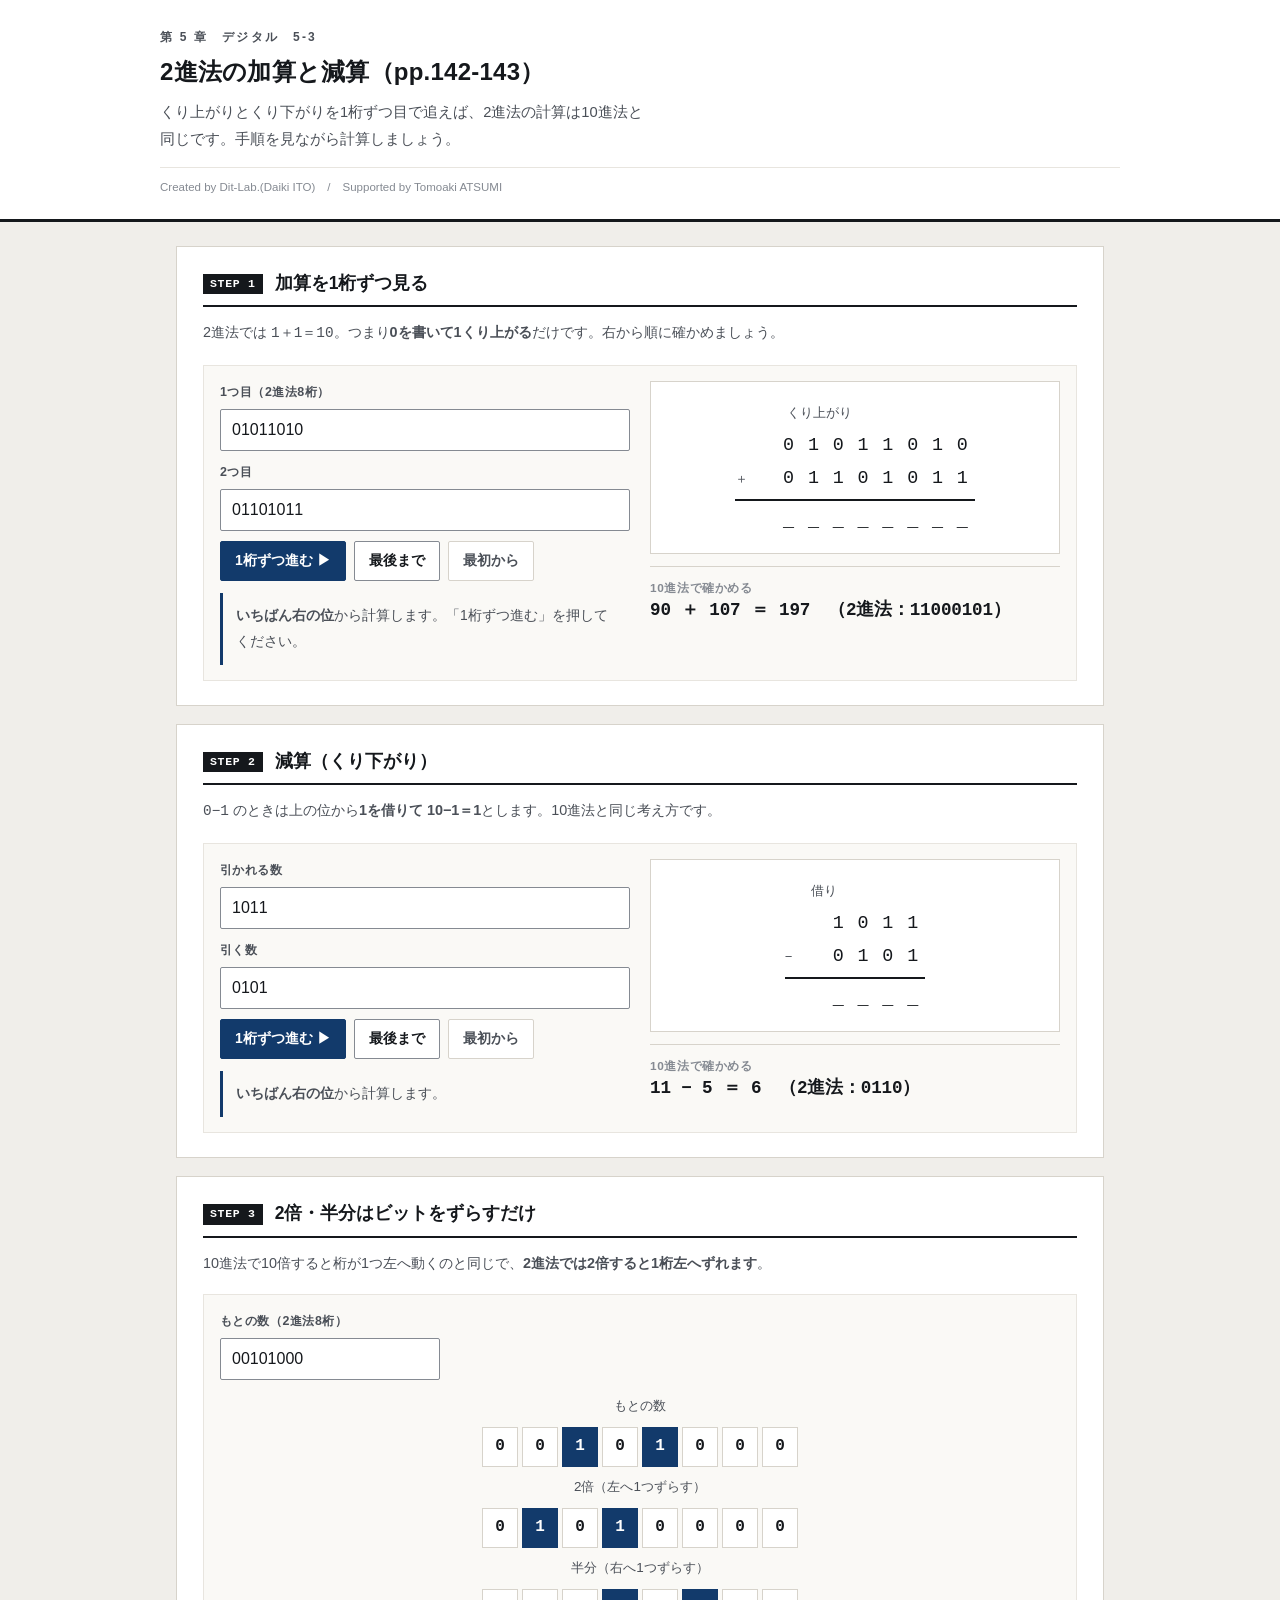
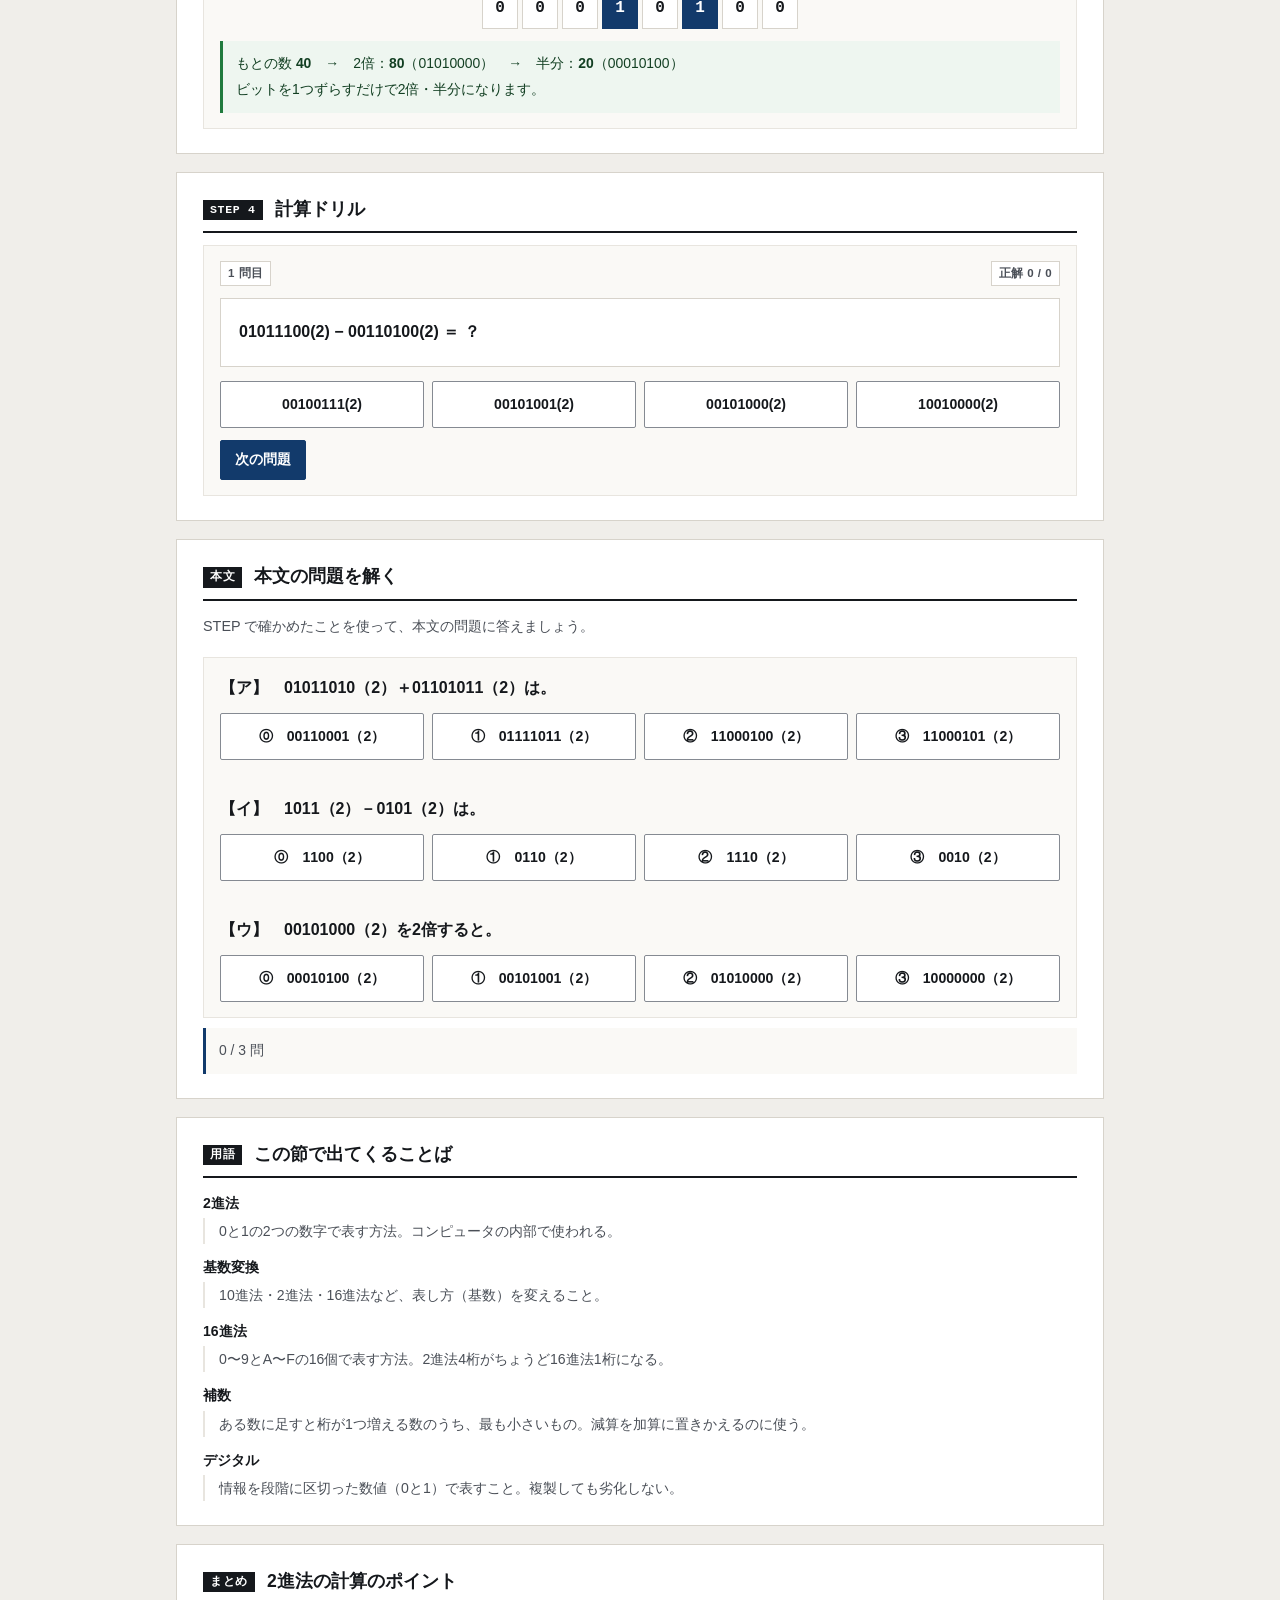
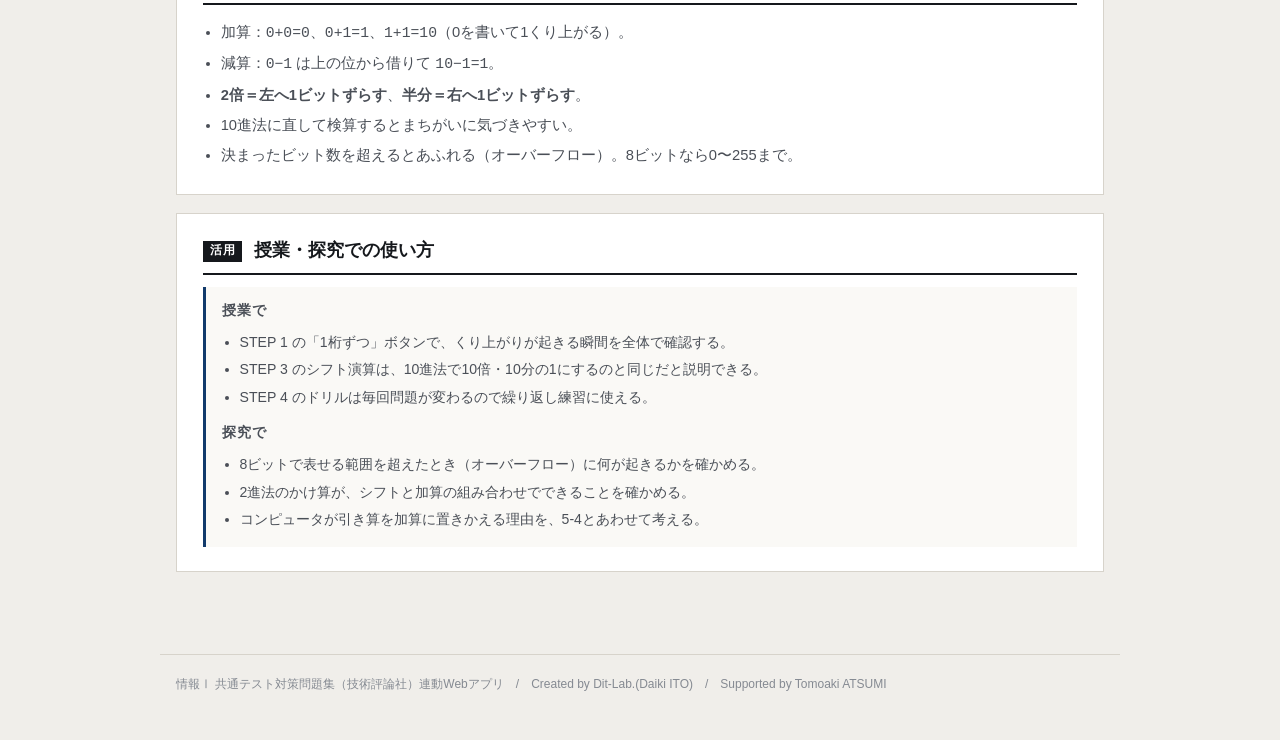
<file: index.html>
<!DOCTYPE html>
<html lang="ja">
<head>
<meta charset="UTF-8">
<meta name="viewport" content="width=device-width, initial-scale=1.0">
<title>2進法の加算と減算｜情報Ⅰ共通テスト対策問題集</title>
<meta name="description" content="くり上がりとくり下がりを1桁ずつ目で追えば、2進法の計算は10進法と同じです。手順を見ながら計算しましょう。">
<link rel="icon" href="data:image/svg+xml,%3Csvg xmlns=%22http://www.w3.org/2000/svg%22 viewBox=%220 0 32 32%22%3E%3Crect width=%2232%22 height=%2232%22 fill=%22%2315181c%22/%3E%3Ctext x=%2216%22 y=%2222%22 font-size=%2218%22 font-family=%22monospace%22 fill=%22%23fff%22 text-anchor=%22middle%22%3E01%3C/text%3E%3C/svg%3E">
<link rel="stylesheet" href="css/style.css?v=1b60c856">
<link rel="stylesheet" href="css/app.css?v=9af7120f">
</head>
<body>

<header class="app-header">
  <div class="inner">
    <span class="eyebrow">第 5 章　デジタル　5-3</span>
    <h1>2進法の加算と減算（pp.142-143）</h1>
    <p class="lead">くり上がりとくり下がりを1桁ずつ目で追えば、2進法の計算は10進法と同じです。手順を見ながら計算しましょう。</p>
    <p class="credit">Created by Dit-Lab.(Daiki ITO)　/　Supported by Tomoaki ATSUMI</p>
  </div>
</header>

<main class="wrap">
  <section class="step" id="step1">
    <h2><span class="no">STEP 1</span>加算を1桁ずつ見る</h2>
    <p class="desc">2進法では <span class="mono">1＋1＝10</span>。つまり<strong>0を書いて1くり上がる</strong>だけです。右から順に確かめましょう。</p>

    <div class="panel">
      <div class="grid c2">
        <div>
          <label class="fld" for="addA">1つ目（2進法8桁）</label>
          <input type="text" id="addA" class="mono" value="01011010" maxlength="8">
          <label class="fld" style="margin-top:10px" for="addB">2つ目</label>
          <input type="text" id="addB" class="mono" value="01101011" maxlength="8">
          <div class="btn-row" style="margin-top:10px">
            <button class="btn primary" id="addStep">1桁ずつ進む ▶</button>
            <button class="btn" id="addAll">最後まで</button>
            <button class="btn ghost" id="addReset">最初から</button>
          </div>
          <div class="note" id="addNote" style="margin-top:12px"></div>
        </div>
        <div>
          <div class="calcwrap"><div class="calcgrid" id="addGrid"></div></div>
          <div class="metrics" style="margin-top:12px">
            <div class="metric"><div class="k">10進法で確かめる</div><div class="v" id="addCheck" style="font-size:1.1rem">—</div></div>
          </div>
        </div>
      </div>
    </div>
  </section>

  <section class="step" id="step2">
    <h2><span class="no">STEP 2</span>減算（くり下がり）</h2>
    <p class="desc"><span class="mono">0−1</span> のときは上の位から<strong>1を借りて 10−1＝1</strong>とします。10進法と同じ考え方です。</p>
    <div class="panel">
      <div class="grid c2">
        <div>
          <label class="fld" for="subA">引かれる数</label>
          <input type="text" id="subA" class="mono" value="1011" maxlength="8">
          <label class="fld" style="margin-top:10px" for="subB">引く数</label>
          <input type="text" id="subB" class="mono" value="0101" maxlength="8">
          <div class="btn-row" style="margin-top:10px">
            <button class="btn primary" id="subStep">1桁ずつ進む ▶</button>
            <button class="btn" id="subAll">最後まで</button>
            <button class="btn ghost" id="subReset">最初から</button>
          </div>
          <div class="note" id="subNote" style="margin-top:12px"></div>
        </div>
        <div>
          <div class="calcwrap"><div class="calcgrid" id="subGrid"></div></div>
          <div class="metrics" style="margin-top:12px">
            <div class="metric"><div class="k">10進法で確かめる</div><div class="v" id="subCheck" style="font-size:1.1rem">—</div></div>
          </div>
        </div>
      </div>
    </div>
  </section>

  <section class="step" id="step3">
    <h2><span class="no">STEP 3</span>2倍・半分はビットをずらすだけ</h2>
    <p class="desc">10進法で10倍すると桁が1つ左へ動くのと同じで、<strong>2進法では2倍すると1桁左へずれます</strong>。</p>
    <div class="panel">
      <label class="fld" for="shiftIn">もとの数（2進法8桁）</label>
      <input type="text" id="shiftIn" class="mono" value="00101000" maxlength="8" style="max-width:220px">
      <div style="margin-top:14px">
        <div style="font-size:.84rem;color:var(--ink-2);text-align:center">もとの数</div>
        <div class="shiftrow" id="shiftOrig"></div>
        <div style="font-size:.84rem;color:var(--ink-2);text-align:center">2倍（左へ1つずらす）</div>
        <div class="shiftrow" id="shiftLeft"></div>
        <div style="font-size:.84rem;color:var(--ink-2);text-align:center">半分（右へ1つずらす）</div>
        <div class="shiftrow" id="shiftRight"></div>
      </div>
      <div class="note" id="shiftNote" style="margin-top:12px"></div>
    </div>
  </section>

  <section class="step" id="step4">
    <h2><span class="no">STEP 4</span>計算ドリル</h2>
    <div class="panel">
      <div class="qhead">
        <span class="badge" id="dProgress">1 問目</span>
        <span class="badge">正解 <span class="score" id="dScore">0</span> / <span class="score" id="dTotal">0</span></span>
      </div>
      <div class="card-q"><div class="q-scene" id="dText"></div></div>
      <div class="choice4" id="dChoices"></div>
      <div class="note" id="dFb" hidden style="margin-top:12px"></div>
      <div class="btn-row" style="margin-top:12px"><button class="btn primary" id="dNext">次の問題</button></div>
    </div>
  </section>

  <section class="step" id="stepBook">
    <h2><span class="no">本文</span>本文の問題を解く</h2>
    <p class="desc">STEP で確かめたことを使って、本文の問題に答えましょう。</p>
    <div class="panel" id="bookBox"></div>
    <div class="note" id="bookNote" style="margin-top:10px"></div>
  </section>

  <section class="step" id="glossary">
    <h2><span class="no">用語</span>この節で出てくることば</h2>
    <div id="glossBox"></div>
  </section>

  <section class="step">
    <h2><span class="no">まとめ</span>2進法の計算のポイント</h2>
    <ul style="margin:0;padding-left:1.2em;color:var(--ink-2);font-size:.92rem;line-height:2.05">
      <li>加算：<span class="mono">0+0=0、0+1=1、1+1=10</span>（0を書いて1くり上がる）。</li>
      <li>減算：<span class="mono">0−1</span> は上の位から借りて <span class="mono">10−1=1</span>。</li>
      <li><strong>2倍＝左へ1ビットずらす</strong>、<strong>半分＝右へ1ビットずらす</strong>。</li>
      <li>10進法に直して検算するとまちがいに気づきやすい。</li>
      <li>決まったビット数を超えるとあふれる（オーバーフロー）。8ビットなら0〜255まで。</li>
    </ul>
  </section>

  <section class="step">
    <h2><span class="no">活用</span>授業・探究での使い方</h2>
    <div class="use-note">
      <h3>授業で</h3>
      <ul>
        <li>STEP 1 の「1桁ずつ」ボタンで、くり上がりが起きる瞬間を全体で確認する。</li>
        <li>STEP 3 のシフト演算は、10進法で10倍・10分の1にするのと同じだと説明できる。</li>
        <li>STEP 4 のドリルは毎回問題が変わるので繰り返し練習に使える。</li>
      </ul>
      <h3 style="margin-top:12px">探究で</h3>
      <ul>
        <li>8ビットで表せる範囲を超えたとき（オーバーフロー）に何が起きるかを確かめる。</li>
        <li>2進法のかけ算が、シフトと加算の組み合わせでできることを確かめる。</li>
        <li>コンピュータが引き算を加算に置きかえる理由を、5-4とあわせて考える。</li>
      </ul>
    </div>
  </section>

</main>

<footer class="app-footer">
  情報Ⅰ 共通テスト対策問題集（技術評論社）連動Webアプリ　/　Created by Dit-Lab.(Daiki ITO)　/　Supported by Tomoaki ATSUMI
</footer>

<script src="js/tools.js?v=c07db610"></script>
<script src="js/terms.js?v=5a365cb9"></script>
<script src="js/quiz.js?v=13402362"></script>
<script src="js/app.js?v=330f4dc9"></script>
</body>
</html>
</file>
<file: css/style.css>
/* =========================================================
   情報Ⅰ 共通テスト対策問題集 — Web アプリ共通スタイル
   紙面（参考書）に寄せた設計。装飾色は使わず、色は意味を持つときだけ。
   ========================================================= */

:root{
  --paper:#ffffff;
  --paper-2:#faf9f6;      /* うすい紙 */
  --bg:#f0eeea;           /* 台紙 */
  --ink:#15181c;
  --ink-2:#4a4f57;
  --ink-3:#858a92;
  --rule:#d7d3cb;         /* 罫線 */
  --rule-2:#e8e5df;
  --accent:#123a6b;       /* 濃紺。主要操作と現在地だけに使う */
  --accent-w:#e9eef6;
  --zero:#c0392b;         /* 左＝0 */
  --one:#1d4ed8;          /* 右＝1 */
  --ok:#1f7a3d;   --ok-bg:#eef6f0;
  --ng:#b3261e;   --ng-bg:#fbefee;
  --warn:#8a5a00; --warn-bg:#fbf5e8;
  --font:"Hiragino Kaku Gothic ProN","Hiragino Sans","Yu Gothic Medium","Yu Gothic",
         "Noto Sans JP",Meiryo,-apple-system,BlinkMacSystemFont,sans-serif;
  --mono:"SFMono-Regular",Menlo,Consolas,"Courier New",monospace;
}

*{box-sizing:border-box}
[hidden]{display:none !important}
html{-webkit-text-size-adjust:100%}
body{
  margin:0; background:var(--bg); color:var(--ink);
  font-family:var(--font); font-size:16px; line-height:1.85;
  font-feature-settings:"palt" 1;
}
h1,h2,h3,h4{line-height:1.45; margin:0; font-weight:700}
p{margin:0 0 .75em} p:last-child{margin-bottom:0}
a{color:var(--accent)}

/* ---------- 標題 ---------- */
.app-header{background:var(--paper); border-bottom:3px solid var(--ink); padding:26px 20px 20px}
.app-header .inner{max-width:960px; margin:0 auto}
.app-header .eyebrow{
  font-size:.75rem; font-weight:700; color:var(--ink-2); letter-spacing:.18em;
  display:block; margin-bottom:7px;
}
.app-header h1{font-size:1.5rem; letter-spacing:.01em}
.app-header .lead{font-size:.92rem; color:var(--ink-2); margin-top:9px; max-width:60ch}
.app-header .credit{
  font-size:.72rem; color:var(--ink-3); margin-top:14px;
  padding-top:9px; border-top:1px solid var(--rule-2);
}

/* ---------- 版面 ---------- */
.wrap{max-width:960px; margin:0 auto; padding:24px 16px 64px}
.step{background:var(--paper); border:1px solid var(--rule); padding:24px 26px; margin-bottom:18px}
.step > h2{
  display:flex; align-items:baseline; gap:12px; font-size:1.1rem;
  padding-bottom:9px; border-bottom:2px solid var(--ink); margin-bottom:12px;
}
.step > h2 .no{
  flex:none; font-family:var(--mono); font-size:.72rem; font-weight:700;
  background:var(--ink); color:var(--paper); padding:2px 7px; letter-spacing:.06em;
  position:relative; top:-2px;
}
.step > .desc{color:var(--ink-2); font-size:.9rem; margin-bottom:18px}
.step[hidden]{display:none}

.grid{display:grid; gap:20px}
.grid > *{min-width:0}          /* 子の中身で列が広がるのを防ぐ */
@media(min-width:800px){ .grid.c2{grid-template-columns:1fr 1fr} }
@media(min-width:800px){ .grid.c21{grid-template-columns:1.45fr 1fr} }

.panel{border:1px solid var(--rule-2); background:var(--paper-2); padding:15px 16px; min-width:0}
.panel > h3{
  font-size:.8rem; font-weight:700; color:var(--ink-2); letter-spacing:.08em;
  margin-bottom:12px; padding-bottom:6px; border-bottom:1px solid var(--rule);
}

/* ---------- 部品 ---------- */
.btn{
  appearance:none; border:1px solid var(--ink-3); background:var(--paper); color:var(--ink);
  font-family:inherit; font-size:.88rem; font-weight:700; padding:8px 14px;
  border-radius:2px; cursor:pointer; min-height:40px; line-height:1.4;
  transition:background .12s, border-color .12s, color .12s;
}
.btn:hover:not(:disabled){background:var(--accent-w); border-color:var(--accent); color:var(--accent)}
.btn:disabled{opacity:.35; cursor:not-allowed}
.btn.primary{background:var(--accent); color:var(--paper); border-color:var(--accent)}
.btn.primary:hover:not(:disabled){background:#0d2c53; color:var(--paper)}
.btn.ghost{border-color:var(--rule); color:var(--ink-2)}
.btn.sm{font-size:.8rem; padding:5px 10px; min-height:34px}
.btn-row{display:flex; flex-wrap:wrap; gap:8px; align-items:center}

/* タブ（見出し下線式） */
.seg{display:flex; gap:0; border-bottom:1px solid var(--rule)}
.seg button{
  appearance:none; border:0; background:transparent; font-family:inherit; font-size:.88rem;
  font-weight:700; color:var(--ink-3); padding:9px 4px; margin-right:26px; cursor:pointer;
  border-bottom:3px solid transparent; margin-bottom:-1px; min-height:40px;
}
.seg button:hover{color:var(--ink-2)}
.seg button[aria-pressed="true"]{color:var(--ink); border-bottom-color:var(--accent)}

label.fld{display:block; font-size:.78rem; font-weight:700; color:var(--ink-2); margin-bottom:5px; letter-spacing:.04em}
input[type=text], textarea, input[type=number]{
  width:100%; font-family:inherit; font-size:1rem; color:var(--ink);
  border:1px solid var(--ink-3); border-radius:2px; padding:9px 11px;
  background:var(--paper); min-height:42px;
}
input:focus, textarea:focus{outline:2px solid var(--accent); outline-offset:-1px; border-color:var(--accent)}
.btn:focus-visible, .seg button:focus-visible, .node-card:focus-visible{outline:2px solid var(--accent); outline-offset:2px}
textarea{resize:vertical; line-height:1.7}
.mono{font-family:var(--mono)}

table.tbl{width:100%; border-collapse:collapse; font-size:.89rem}
table.tbl th, table.tbl td{border-bottom:1px solid var(--rule-2); padding:7px 10px; text-align:right}
table.tbl th:first-child, table.tbl td:first-child{text-align:left}
table.tbl thead th{border-bottom:1.5px solid var(--ink); font-size:.76rem; color:var(--ink-2); font-weight:700; white-space:nowrap}
.tbl-scroll{overflow-x:auto; -webkit-overflow-scrolling:touch; max-width:100%}

.note{padding:10px 13px; font-size:.87rem; border-left:3px solid var(--ink-3); background:var(--paper-2); overflow-wrap:break-word; word-break:break-word}
.note.ok{background:var(--ok-bg); border-left-color:var(--ok); color:#123f22}
.note.ng{background:var(--ng-bg); border-left-color:var(--ng); color:#6d1a15}
.note.info{background:var(--paper-2); border-left-color:var(--accent); color:var(--ink-2)}
.note.warn{background:var(--warn-bg); border-left-color:var(--warn); color:#5c3d00}
.note[hidden]{display:none}

.badge{
  display:inline-block; font-size:.72rem; font-weight:700; padding:1px 7px;
  border:1px solid var(--rule); color:var(--ink-2); background:var(--paper); letter-spacing:.04em;
}

/* 数値は罫線で仕切るだけ。カードにしない */
.metrics{display:flex; flex-wrap:wrap; gap:0; border-top:1px solid var(--rule)}
.metric{flex:1 1 130px; padding:11px 14px 11px 0; border-right:1px solid var(--rule-2)}
.metric:last-child{border-right:0}
.metric .k{font-size:.74rem; color:var(--ink-3); font-weight:700; letter-spacing:.05em}
.metric .v{font-size:1.6rem; font-weight:700; line-height:1.3; font-family:var(--mono); letter-spacing:-.01em}
.metric .s{font-size:.76rem; color:var(--ink-2)}

.bit0{color:var(--zero); font-weight:700}
.bit1{color:var(--one); font-weight:700}

.app-footer{
  max-width:960px; margin:0 auto; padding:18px 16px 44px; color:var(--ink-3);
  font-size:.75rem; border-top:1px solid var(--rule);
}
.sr-only{position:absolute;width:1px;height:1px;overflow:hidden;clip:rect(0 0 0 0);white-space:nowrap}

@media(max-width:640px){
  body{font-size:15px}
  .app-header{padding:20px 16px 16px}
  .app-header h1{font-size:1.16rem}
  .wrap{padding:16px 12px 52px}
  .step{padding:18px 15px}
  .seg button{margin-right:18px; font-size:.84rem}
  .metric{flex-basis:50%; border-right:0}
}
@media (prefers-reduced-motion:reduce){ *{animation:none!important; transition:none!important} }

/* ---------- 自分のデータ・共有・印刷 ---------- */
.toolbar{display:flex; flex-wrap:wrap; gap:8px; align-items:center; margin-top:12px;
  padding-top:12px; border-top:1px solid var(--rule-2)}
.toolbar .hint{font-size:.78rem; color:var(--ink-3)}
.paste-area{width:100%; min-height:110px; font-family:var(--mono); font-size:.86rem}
.use-note{background:var(--paper-2); border-left:3px solid var(--accent); padding:14px 16px; font-size:.88rem}
.use-note h3{font-size:.86rem; letter-spacing:.06em; margin-bottom:8px; color:var(--ink-2)}
.use-note ol, .use-note ul{margin:0; padding-left:1.25em; line-height:1.95; color:var(--ink-2)}

@media print{
  body{background:#fff}
  .app-header{border-bottom:2px solid #000}
  .step{border:1px solid #bbb; break-inside:avoid; page-break-inside:avoid; margin-bottom:12px}
  .btn, .seg, .toolbar, input[type=range]{display:none !important}
  .note{border-left-width:2px}
  a[href]:after{content:""}
}

/* ---------- 入力グリッド ---------- */
.dg-scroll{overflow:auto; -webkit-overflow-scrolling:touch; border:1px solid var(--rule); background:var(--paper); max-height:420px}
table.dg{border-collapse:collapse; font-family:var(--mono); font-size:.9rem; min-width:100%}
table.dg th, table.dg td{border:1px solid var(--rule-2); padding:0}
table.dg thead th{background:var(--paper-2); position:sticky; top:0; z-index:2}
table.dg .dg-n{background:var(--paper-2); color:var(--ink-3); font-size:.76rem; font-weight:400;
  text-align:center; min-width:34px; padding:0 4px; position:sticky; left:0; z-index:1}
table.dg .dg-corner{background:var(--paper-2); min-width:34px; position:sticky; left:0; z-index:3}
table.dg .dg-act{background:var(--paper-2); width:34px}
.dg-h, .dg-c{width:100%; min-width:96px; border:0; background:transparent; font-family:inherit;
  font-size:.9rem; padding:8px 9px; color:var(--ink); min-height:38px}
.dg-h{font-weight:700; font-family:var(--font); font-size:.82rem; color:var(--ink-2)}
.dg-c.num{text-align:right}
.dg-c:focus, .dg-h:focus{outline:2px solid var(--accent); outline-offset:-2px; background:var(--accent-w)}
.dg-del{border:0; background:transparent; color:var(--ink-3); cursor:pointer; width:32px; height:34px; font-size:1rem}
.dg-del:hover{color:var(--ng)}
.dg-tools{display:flex; flex-wrap:wrap; gap:8px; align-items:center; margin-top:10px}
.dg-hint{font-size:.76rem; color:var(--ink-3)}

/* ---------- ファイル読み込み ---------- */
.filebox{display:flex; flex-wrap:wrap; gap:10px; align-items:center; padding:12px;
  border:1px dashed var(--rule); background:var(--paper-2)}
.filebox input[type=file]{font-size:.85rem; font-family:inherit; max-width:100%}
.filebox .sel{max-width:220px}
.filelabel{display:inline-flex; align-items:center; gap:6px; font-size:.85rem; font-weight:700;
  border:1px solid var(--ink-3); background:var(--paper); padding:8px 14px; border-radius:2px; cursor:pointer; min-height:40px}
.filelabel:hover{border-color:var(--accent); color:var(--accent); background:var(--accent-w)}
.filelabel input{display:none}

/* ---------- 用語解説 ---------- */
.term{position:relative; border-bottom:1.5px dotted var(--accent); cursor:help; color:var(--accent); font-weight:700}
.term .term-pop{display:none; position:absolute; left:0; top:1.7em; z-index:50; width:min(300px,78vw);
  background:var(--paper); border:1px solid var(--ink-3); box-shadow:0 6px 20px rgba(0,0,0,.14);
  padding:10px 12px; font-size:.82rem; font-weight:400; color:var(--ink-2); line-height:1.75;
  border-left:3px solid var(--accent); cursor:auto; text-align:left}
.term .term-pop b{display:block; color:var(--ink); font-size:.86rem; margin-bottom:3px}
.term.open .term-pop{display:block}
dl.gloss{margin:0; font-size:.88rem}
dl.gloss dt{font-weight:700; color:var(--ink); margin-top:10px}
dl.gloss dt:first-child{margin-top:0}
dl.gloss dd{margin:2px 0 0; color:var(--ink-2); line-height:1.85; padding-left:1em; border-left:2px solid var(--rule-2)}
@media print{ .term{border-bottom:0; color:inherit} .term .term-pop{display:none !important} }

/* ---------- スマホ・タブレット ---------- */
@media (max-width:1024px){
  /* iOS で入力時に画面が勝手に拡大するのを防ぐ（16px 未満だとズームする） */
  input[type=text], input[type=number], textarea, select, .dg-c, .dg-h{ font-size:16px }
  .dg-c, .dg-h{ min-width:110px }
}
@media (max-width:820px){
  .grid.c2,.grid.c21{grid-template-columns:1fr}
  .dg-scroll{max-height:340px}
  .filebox{flex-direction:column; align-items:stretch}
  .filebox .sel{max-width:100%}
  .term .term-pop{left:auto; right:0; width:min(280px,86vw)}
}
@media (max-width:480px){
  .step > h2{font-size:1rem; flex-wrap:wrap}
  .metrics{gap:0}
  .metric{flex-basis:50%; padding-right:10px}
  .metric .v{font-size:1.3rem}
  .btn{padding:8px 12px}
  .dg-tools{gap:6px}
  .dg-hint{width:100%}
}
/* タッチ操作でのスクロールを滑らかに */
.tbl-scroll, .dg-scroll, .tree-box{ -webkit-overflow-scrolling:touch; overscroll-behavior-x:contain }

/* 幅指定つきの入力欄がスマートフォンではみ出さないようにする */
input[type=text], input[type=number], input[type=search], textarea, select{ max-width:100% }
.btn-row > label{ min-width:0; max-width:100% }
.btn-row > label input, .btn-row > label select{ max-width:100% }

/* 共通：○×判定・並べかえ（quiz.js 用） */
.abcde{border:1px solid var(--rule); border-radius:3px; overflow:hidden}
.abcde > div{border-top:1px solid var(--rule); padding:10px 12px}
.abcde > div:first-child{border-top:0}
.abcde .st{display:flex; gap:10px; align-items:flex-start; flex-wrap:wrap}
.abcde .st .k{font-weight:700; font-family:var(--mono); min-width:1.4em}
.abcde .st .t{flex:1; min-width:12em}
.abcde .jb{display:flex; gap:6px}
.abcde .jb .btn{min-width:3.4em; padding:6px 10px; text-align:center}
.prep{display:grid; grid-template-columns:repeat(auto-fit,minmax(150px,1fr)); gap:10px; margin-top:10px}
.prep .slot{border:1px dashed var(--ink-3); border-radius:3px; padding:10px; min-height:92px; background:var(--paper)}
.prep .slot.filled{border-style:solid}
.prep .slot .tag{font:700 .74rem/1.4 var(--mono); color:var(--accent); display:block; margin-bottom:6px}
.prep .slot .txt{font-size:.86rem; line-height:1.7}
.cards{display:flex; flex-wrap:wrap; gap:8px; margin-top:10px}
.cards .c{border:1px solid var(--ink-3); border-radius:3px; padding:9px 12px; background:var(--paper);
  cursor:pointer; font-size:.88rem; max-width:100%; text-align:left; font-family:inherit; color:var(--ink)}
.cards .c:hover{background:var(--warn-bg)}
.cards .c.used{opacity:.35; pointer-events:none}

/* --- 予想してから実行 --- */
.pmark{display:inline-block; background:var(--accent); color:#fff; font-size:.7rem; font-weight:700;
  letter-spacing:.08em; padding:2px 7px; border-radius:2px; margin-right:8px; vertical-align:2px}
input.pin{font-size:1.05rem; padding:7px 10px; border:1px solid var(--rule); border-radius:3px;
  width:9em; max-width:100%; background:#fff}
.btn-row .unit{color:var(--muted); font-size:.9rem}
.choice4 .btn.on{border-color:var(--accent); box-shadow:inset 0 0 0 1px var(--accent); font-weight:700}
/* 設問文の見出し（flex ではなく通常の段落。.qhead は左右振り分け用なので用途が別） */
.pq{margin:0 0 10px; font-weight:700; line-height:1.85}
</file>
<file: css/app.css>
.qhead{display:flex; justify-content:space-between; align-items:center; margin-bottom:12px}
.card-q{border:1px solid var(--rule); background:var(--paper); padding:18px; margin-bottom:14px}
.q-scene{font-size:1rem; font-weight:700; line-height:1.9}
.choice4{display:grid; gap:8px; grid-template-columns:repeat(auto-fit,minmax(160px,1fr))}
.choice4 .btn{text-align:left; line-height:1.65; padding:11px 13px}
.choice4 .btn.correct{background:var(--ok-bg); border-color:var(--ok); color:var(--ok)}
.choice4 .btn.wrong{background:var(--ng-bg); border-color:var(--ng); color:var(--ng)}
.choice4.locked{pointer-events:none}
.sel{width:100%; font-family:inherit; font-size:.95rem; padding:9px 11px; min-height:42px;
  border:1px solid var(--ink-3); border-radius:2px; background:var(--paper); color:var(--ink)}
input[type=range]{width:100%; accent-color:var(--accent); height:34px}
.why{font-size:.85rem; color:var(--ink-2); line-height:1.85}
.eqbox{font-family:var(--mono); font-size:1.02rem; font-weight:700; text-align:center; padding:14px;
  border:1px solid var(--rule); background:var(--paper-2); line-height:1.8}
.blankin{border:1.5px solid var(--accent); background:#fff; padding:6px 8px; text-align:center;
  font-family:var(--mono); min-height:38px; font-size:.95rem; max-width:120px}
.blankin.ok{border-color:var(--ok); background:var(--ok-bg)}
.blankin.ng{border-color:var(--ng); background:var(--ng-bg)}
table.tbl td .blankin{width:100%; max-width:none}
.calcgrid{font-family:var(--mono); font-size:1.15rem; line-height:1.8; display:inline-block; text-align:right}
.calcgrid .row{white-space:nowrap}
.calcgrid .row .lbl{display:inline-block; width:3.2em; text-align:left; color:var(--ink-2); font-size:.8rem}
.calcgrid .d{display:inline-block; width:1.35em; text-align:center}
.calcgrid .d.hi{background:var(--warn-bg); font-weight:700}
.calcgrid .d.carry{color:var(--ng); font-size:.85rem}
.calcgrid .line{border-top:2px solid var(--ink); margin:4px 0}
.calcwrap{text-align:center; padding:14px; border:1px solid var(--rule); background:var(--paper)}
.stepnote{font-family:var(--mono); font-size:.95rem; line-height:1.9}
.shiftrow{display:flex; gap:4px; justify-content:center; margin:8px 0}
.shiftrow .b{width:36px; height:40px; border:1px solid var(--rule); background:var(--paper);
  font-family:var(--mono); font-weight:700; display:grid; place-items:center}
.shiftrow .b.on{background:var(--accent); color:#fff; border-color:var(--accent)}
.shiftrow .b.gone{opacity:.3; border-style:dashed}
</file>
